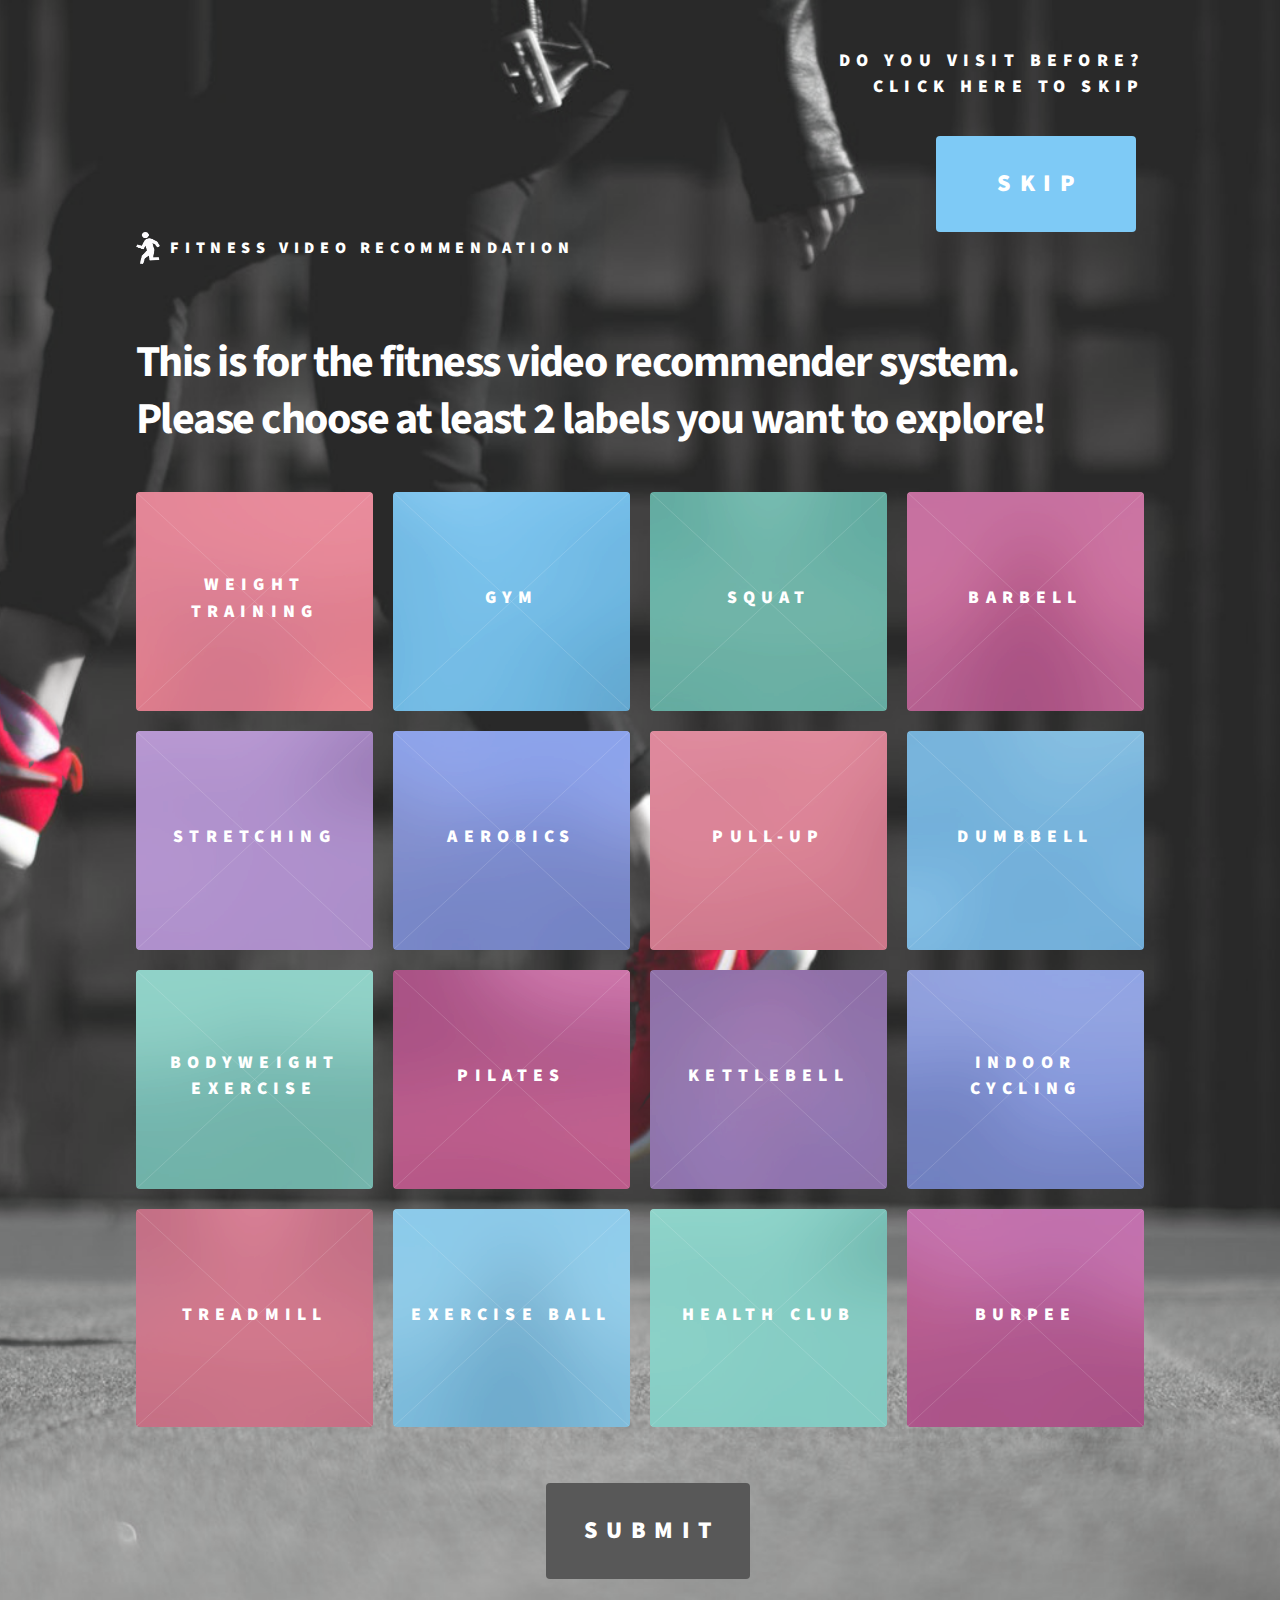
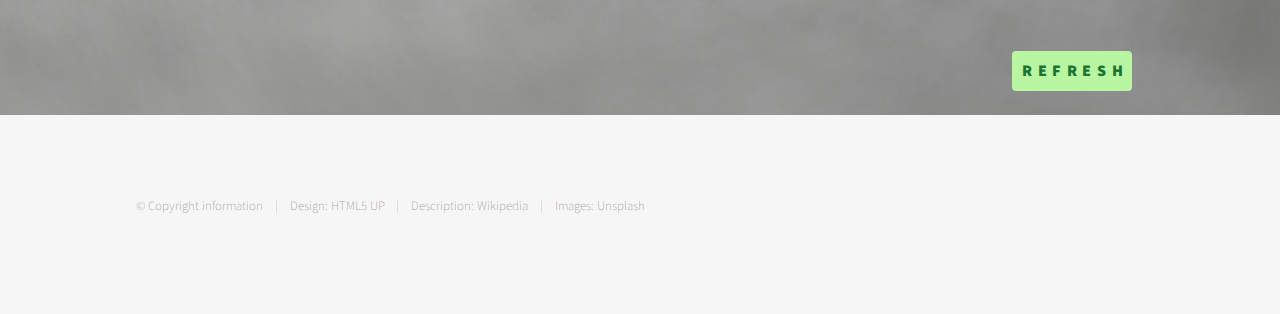
<file: FitnessRSWebsite/public/index.html>
<!DOCTYPE HTML>
<!--
	Phantom by HTML5 UP
	html5up.net | @ajlkn
	Free for personal and commercial use under the CCA 3.0 license (html5up.net/license)
-->
<html xmlns = "http://www.w3.org/1999/xhtml" lang = "en-GB" xml:lang = "en-GB">
	<head>
		<title>Fitness Video Recommendation</title>
		<meta charset="utf-8" />
		<meta name="viewport" content="width=device-width, initial-scale=1, user-scalable=no" />
		<link rel="stylesheet" href="css/main.css" />
		<noscript><link rel="stylesheet" href="css/noscript.css" /></noscript>
	</head>
	<body class="is-preload">
		<!-- Wrapper -->
			<div id="wrapper">

				<!-- Header -->
					<header id="header">
						<div class="inner">

							<section>
								<h2 align="right">Do you visit before?<br/> Click here to skip</h2>
								<form action="/prefer_videos" method="post">
									<ul class="actions">
										<li id = "continue"><button onclick="pickerstart()" class="primary continue" id="sendcont" name="continueMethod">SKIP</button></li>
									</ul>
								</form>
							</section>

							<!-- Logo -->
								<a href="index.html" class="logo">
									<span class="symbol"><img src="image/running.png" alt="" /></span><span class="title">Fitness Video Recommendation</span>
								</a>

						</div>
					</header>

				<!-- Main -->
					<div id="main">
						<canvas id='canvas'></canvas>
						<div class="inner">
							<header>
								<h1>This is for the fitness video recommender system.<br /> Please choose at least 2 labels you want to explore!<br /></h1>
							</header>
							<section class="tiles">
								<article class="style1">
									<span class="image">
										<img src="image/pic01.jpg" alt="" />
									</span>
									<a id = "b1">
										<h2>Weight Training</h2>
										<div class="content">
											<p>Weight training is a common type of strength training for developing the strength and size of skeletal muscles.</p>
										</div>
									</a>
								</article>
								<article class="style2">
									<span class="image">
										<img src="image/pic02.jpg" alt="" />
									</span>
									<a id = "b2">
										<h2>Gym</h2>
										<div class="content">
											<p>A gym, short for gymnasium, is an open air or covered location for gymnastics, athletics, and gymnastic services.</p>
										</div>
									</a>
								</article>
								<article class="style3">
									<span class="image">
										<img src="image/pic03.jpg" alt="" />
									</span>
									<a class="pref" id = "b3">
										<h2>Squat</h2>
										<div class="content">
											<p>In strength training and fitness, the squat is a compound, full body exercise that trains primarily the muscles of the thighs, hips and buttocks alike.</p>
										</div>
									</a>
								</article>
								<article class="style4">
									<span class="image">
										<img src="image/pic04.jpg" alt="" />
									</span>
									<a class="pref" id = "b4">
										<h2>Barbell</h2>
										<div class="content">
											<p>A barbell is a piece of exercise equipment consisting of a long bar, usually with weights attached at each end.</p>
										</div>
									</a>
								</article>
								<article class="style5">
									<span class="image">
										<img src="image/pic05.jpg" alt="" />
									</span>
									<a class="pref" id = "b5">
										<h2>Stretching</h2>
										<div class="content">
											<p>Stretching is an exercise in which a specific muscle or tendon is deliberately flexed or stretched.</p>
										</div>
									</a>
								</article>
								<article class="style6">
									<span class="image">
										<img src="image/pic06.jpg" alt="" />
									</span>
									<a class="pref" id = "b6">
										<h2>Aerobics</h2>
										<div class="content">
											<p>Aerobics is a form of exercise combining rhythmic aerobic exercise with stretching and strength training routines.</p>
										</div>
									</a>
								</article>
								<article class="style1">
									<span class="image">
										<img src="image/pic07.jpg" alt="" />
									</span>
									<a class="pref" id = "b7">
										<h2>Pull-up</h2>
										<div class="content">
											<p>A pull-up is an upper-body compound pulling exercise.</p>
										</div>
									</a>
								</article>
								<article class="style2">
									<span class="image">
										<img src="image/pic08.jpg" alt="" />
									</span>
									<a class="pref" id = "b8">
										<h2>Dumbbell</h2>
										<div class="content">
											<p>The dumbbell, a type of free weight, is a piece of equipment used in weight training.</p>
										</div>
									</a>
								</article>
								<article class="style3">
									<span class="image">
										<img src="image/pic09.jpg" alt="" />
									</span>
									<a class="pref" id = "b9">
										<h2>Bodyweight Exercise</h2>
										<div class="content">
											<p>Bodyweight exercises are strength training exercises that do not require free weights or machines.</p>
										</div>
									</a>
								</article>
								<article class="style4">
									<span class="image">
										<img src="image/pic10.jpg" alt="" />
									</span>
									<a class="pref" id = "b10">
										<h2>Pilates</h2>
										<div class="content">
											<p>Pilates is a physical fitness system developed in the early 20th century by Joseph Pilates.</p>
										</div>
									</a>
								</article>
								<article class="style5">
									<span class="image">
										<img src="image/pic11.jpg" alt="" />
									</span>
									<a class="pref" id = "b11">
										<h2>Kettlebell</h2>
										<div class="content">
											<p>The kettlebell or girya is a cast-iron or cast steel weight used to perform ballistic exercises.</p>
										</div>
									</a>
								</article>
								<article class="style6">
									<span class="image">
										<img src="image/pic12.jpg" alt="" />
									</span>
									<a class="pref" id = "b12">
										<h2>Indoor Cycling</h2>
										<div class="content">
											<p>Indoor cycling, so-called spinning, is a form of exercise using a special stationary bicycle with a weighted flywheel in a classroom setting.</p>
										</div>
									</a>
								</article>
								<article class="style1">
									<span class="image">
										<img src="image/pic03.jpg" alt="" />
									</span>
									<a class="pref" id = "b13">
										<h2>Treadmill</h2>
										<div class="content">
											<p>A treadmill is a device generally for walking or running while staying in the same place.</p>
										</div>
									</a>
								</article>
								<article class="style2">
									<span class="image">
										<img src="image/pic04.jpg" alt="" />
									</span>
									<a class="pref" id = "b14">
										<h2>Exercise Ball</h2>
										<div class="content">
											<p>An exercise ball, also known as a Swiss Ball, is a ball constructed of soft elastic filled with air.</p>
										</div>
									</a>
								</article>
								<article class="style3">
									<span class="image">
										<img src="image/pic05.jpg" alt="" />
									</span>
									<a class="pref" id = "b15">
										<h2>Health Club</h2>
										<div class="content">
											<p>A health club is a place which houses exercise equipment for the purpose of physical exercise.</p>
										</div>
									</a>
								</article>
								<article class="style4">
									<span class="image">
										<img src="image/pic06.jpg" alt="" />
									</span>
									<a class="pref" id = "b16">
										<h2>Burpee</h2>
										<div class="content">
											<p>The burpee, or squat thrust, is a full body exercise used in strength training and as an aerobic exercise.</p>
										</div>
									</a>
								</article>
							</section>
							<section>
								<br />
								<br />
								<ul class="actions">
									<li id = "submit"><button class="primary submit">SUBMIT</button></li>
								</ul>
							</section>
							<form action="" method="post">
								<ul class="actions">
									<li id = "refresh"><button onclick="sendRefresh()" class="primary refresh" id="sendref" name="refreshMethod">REFRESH</button></li>
								</ul>
							</form>
						</div>
					</div>

				<!-- Footer -->
					<footer id="footer">
						<div class="inner">
							<ul class="copyright">
								<li>&#169; Copyright information </li><li>Design: HTML5 UP</li><li>Description: Wikipedia</li><li>Images: Unsplash</li>
							</ul>
						</div>
					</footer>
			</div>

		<!-- Scripts -->
		<script src="js/picker_script.js"></script>
		<script src="js/jquery.min.js"></script>
		<script src="js/browser.min.js"></script>
		<script src="js/breakpoints.min.js"></script>
		<script src="js/util.js"></script>
		<script src="js/main.js"></script>

	</body>
</html>
</file>
<file: FitnessRSWebsite/public/css/noscript.css>
/*
	Phantom by HTML5 UP
	html5up.net | @ajlkn
	Free for personal and commercial use under the CCA 3.0 license (html5up.net/license)
*/

/* Tiles */

	body.is-preload .tiles article {
		-moz-transform: none;
		-webkit-transform: none;
		-ms-transform: none;
		transform: none;
		opacity: 1;
	}
</file>
<file: FitnessRSWebsite/public/css/main.css>
@import url(font-awesome.min.css);
@import url("https://fonts.googleapis.com/css?family=Source+Sans+Pro:300,700,900");

html, body, div, span, applet, object,
iframe, h1, h2, h3, h4, h5, h6, p, blockquote,
pre, a, abbr, acronym, address, big, cite,
code, del, dfn, em, img, ins, kbd, q, s, samp,
small, strike, strong, sub, sup, tt, var, b,
u, i, center, dl, dt, dd, ol, ul, li, fieldset,
form, label, legend, table, caption, tbody,
tfoot, thead, tr, th, td, article, aside,
canvas, details, embed, figure, figcaption,
footer, header, hgroup, menu, nav, output, ruby,
section, summary, time, mark, audio, video {
	margin: 0;
	padding: 0;
	border: 0;
	font-size: 100%;
	font: inherit;
	vertical-align: baseline;
}

span {
	color: #ffffff;
}

article, aside, details, figcaption, figure,
footer, header, hgroup, menu, nav, section {
	display: block;}

body {
	line-height: 1;
}

ol, ul {
	list-style: none;
}

blockquote, q {
	quotes: none;
}

blockquote:before, blockquote:after, q:before, q:after {
	content: '';
	content: none;
}

table {
	border-collapse: collapse;
	border-spacing: 0;
}

body {
	-webkit-text-size-adjust: none;
}

mark {
	background-color: transparent;
	color: inherit;
}

input::-moz-focus-inner {
	border: 0;
	padding: 0;
}

input, select, textarea {
	-moz-appearance: none;
	-webkit-appearance: none;
	-ms-appearance: none;
	appearance: none;
}

/* Basic */

@-ms-viewport {
	width: device-width;
}

body {
	-ms-overflow-style: scrollbar;
}

@media screen and (max-width: 480px) {

	html, body {
		min-width: 320px;
	}

}

html {
	box-sizing: border-box;
}

*, *:before, *:after {
	box-sizing: inherit;
}

body {
	position:relative;
	background: url("../image/listbackground.png") no-repeat center;
	background-size: cover;
	min-width: 100%;
	min-height: 100%;
}

body.is-preload *, body.is-preload *:before, body.is-preload *:after {
	-moz-animation: none !important;
	-webkit-animation: none !important;
	-ms-animation: none !important;
	animation: none !important;
	-moz-transition: none !important;
	-webkit-transition: none !important;
	-ms-transition: none !important;
	transition: none !important;
}

/* Type */

body, button, select, textarea {
	color: #585858;
	font-family: "Source Sans Pro", Helvetica, sans-serif;
	font-size: 16pt;
	font-weight: 300;
	line-height: 1.75;
}

@media screen and (max-width: 1680px) {

	body, button, select, textarea {
		font-size: 14pt;
	}

}

@media screen and (max-width: 1280px) {

	body, button, select, textarea {
		font-size: 12pt;
	}

}

a {
	-moz-transition: border-bottom-color 0.2s ease, color 0.2s ease;
	-webkit-transition: border-bottom-color 0.2s ease, color 0.2s ease;
	-ms-transition: border-bottom-color 0.2s ease, color 0.2s ease;
	transition: border-bottom-color 0.2s ease, color 0.2s ease;
	text-decoration: none;
	color: #585858;
	border-bottom: dotted 1px rgba(88, 88, 88, 0.5);
}

a:hover {
	border-bottom-color: transparent;
	color: #f2849e !important;
}

strong, b {
	font-weight: 900;
}

em, i {
	font-style: italic;
}

p {
	margin: 0 0 2em 0;
}

h1 {
	font-size: 2.75em;
	font-weight: 700;
	line-height: 1.3;
	margin: 0 0 1em 0;
	letter-spacing: -0.035em;
	color: #ffffff;
}

h1 a {
	color: inherit;
}

@media screen and (max-width: 736px) {

	h1 {
		font-size: 2em;
		margin: 0 0 1em 0;
	}

}

@media screen and (max-width: 360px) {

	h1 {
		font-size: 1.75em;
	}

}

h2, h3, h4, h5, h6 {
	color: #ffffff;
	font-weight: 900;
	line-height: 1.5;
	margin: 0 0 2em 0;
	text-transform: uppercase;
	letter-spacing: 0.35em;
}

h2 a, h3 a, h4 a, h5 a, h6 a {
	color: inherit;
}

h2 {
	font-size: 1.1em;
}

h3 {
	font-size: 1em;
}

h4 {
	font-size: 0.8em;
}

h5 {
	font-size: 0.8em;
}

h6 {
	font-size: 0.8em;
}

@media screen and (max-width: 980px) {

	h1 br, h2 br, h3 br, h4 br, h5 br, h6 br {
		display: none;
	}

}

@media screen and (max-width: 736px) {

	h2 {
		font-size: 1em;
	}

	h3 {
		font-size: 0.8em;
	}

}

.align-left {
	text-align: left;
}

.align-center {
	text-align: center;
}

.align-right {
	text-align: right;
}


/* Section/Article */

section.special, article.special {
	text-align: center;
}

header p {
	margin-top: -1em;
}

@media screen and (max-width: 736px) {

	header p {
		margin-top: 0;
	}

}

/* Actions */

ul.actions {
	display: -moz-flex;
	display: -webkit-flex;
	display: -ms-flex;
	display: flex;
	cursor: default;
	list-style: none;
	margin-left: -1em;
	padding-left: 0;
}

ul.actions li {
	padding: 0 0 0 1em;
	vertical-align: middle;
}

@media screen and (max-width: 480px) {

	ul.actions:not(.fixed) {
		-moz-flex-direction: column;
		-webkit-flex-direction: column;
		-ms-flex-direction: column;
		flex-direction: column;
		margin-left: 0;
		width: 100% !important;
	}

	ul.actions:not(.fixed) li {
		-moz-flex-grow: 1;
		-webkit-flex-grow: 1;
		-ms-flex-grow: 1;
		flex-grow: 1;
		-moz-flex-shrink: 1;
		-webkit-flex-shrink: 1;
		-ms-flex-shrink: 1;
		flex-shrink: 1;
		padding: 1em 0 0 0;
		text-align: center;
		width: 100%;
	}

	ul.actions:not(.fixed) li > * {
		width: 200%;
	}

	ul.actions:not(.fixed) li:first-child {
		padding-top: 0;
	}

	ul.actions:not(.fixed) li button,
	ul.actions:not(.fixed) li .button {
		width: 200%;
	}

	ul.actions:not(.fixed) li button.icon:before,
	ul.actions:not(.fixed) li .button.icon:before {
		margin-left: -0.5rem;
	}

}

/* Image */

.image {
	border-radius: 4px;
	border: 0;
	display: inline-block;
	position: relative;
}

.image img {
	border-radius: 4px;
	display: block;
}

.image.left, .image.right {
	max-width: 40%;
}

.image.left img, .image.right img {
	width: 100%;
}

.image.left {
	float: left;
	padding: 0 1.5em 1em 0;
	top: 0.25em;
}

.image.right {
	float: right;
	padding: 0 0 1em 1.5em;
	top: 0.25em;
}

.image.fit {
	display: block;
	margin: 0 0 2em 0;
	width: 100%;
}

.image.fit img {
	width: 100%;
}

.image.main {
	display: block;
	margin: 0 0 3em 0;
	width: 100%;
}

.image.main img {
	width: 100%;
}

@media screen and (max-width: 736px) {

	.image.main {
		margin: 0 0 2em 0;
	}

}

/* Button */

button,
.button {
	-moz-appearance: none;
	-webkit-appearance: none;
	-ms-appearance: none;
	appearance: none;
	-moz-transition: background-color 0.2s ease-in-out, color 0.2s ease-in-out, box-shadow 0.2s ease-in-out;
	-webkit-transition: background-color 0.2s ease-in-out, color 0.2s ease-in-out, box-shadow 0.2s ease-in-out;
	-ms-transition: background-color 0.2s ease-in-out, color 0.2s ease-in-out, box-shadow 0.2s ease-in-out;
	transition: background-color 0.2s ease-in-out, color 0.2s ease-in-out, box-shadow 0.2s ease-in-out;
	background-color: transparent;
	border-radius: 4px;
	border: 0;
	box-shadow: inset 0 0 0 2px #585858;
	color: #585858 !important;
	cursor: pointer;
	display: inline-block;
	font-size: 1.5em;
	font-weight: 900;
	height: 4em;
	letter-spacing: 0.35em;
	position: relative;
	left: 200%;
	overflow: hidden;
	padding: 0 1.25em 0 1.6em;
	text-align: center;
	text-decoration: none;
	text-overflow: ellipsis;
	text-transform: uppercase;
	white-space: nowrap;
}

button:hover,
.button:hover {
	color: #f2849e !important;
	box-shadow: inset 0 0 0 2px #f2849e;
}

button.primary,
.button.primary {
	box-shadow: none;
	background-color: #585858;
	color: #ffffff !important;
}

li.continue, button.primary.continue {
	box-shadow: none;
	background-color: #7ecaf6;
	color: #ffffff !important;
	width: 200px;
	left: 400%;
}

li.refresh, button.primary.refresh {
	box-shadow: none;
	background-color: #b8f6a2;
	color: #1c7430 !important;
	padding: 0 0 0 0.4em;
	font-size: 1em;
	width: 120px;
	height: 40px;
	left: 730%;
	top: 180%;
}

button.primary:hover,
.button.primary:hover {
	background-color: #f2849e;
}

button.primary.refresh:hover {
	background-color: #7ecaf6;
}

button.disabled,
button:disabled,
.button.disabled,
.button:disabled {
	pointer-events: none;
	opacity: 0.25;
}

/* Tiles */

.tiles {
	display: -moz-flex;
	display: -webkit-flex;
	display: -ms-flex;
	display: flex;
	-moz-flex-wrap: wrap;
	-webkit-flex-wrap: wrap;
	-ms-flex-wrap: wrap;
	flex-wrap: wrap;
	postiion: relative;
	margin: -2.5em 0 0 -2.5em;
}

.tiles article {
	-moz-transition: -moz-transform 0.5s ease, opacity 0.5s ease;
	-webkit-transition: -webkit-transform 0.5s ease, opacity 0.5s ease;
	-ms-transition: -ms-transform 0.5s ease, opacity 0.5s ease;
	transition: transform 0.5s ease, opacity 0.5s ease;
	position: relative;
	width: calc(33.3333333333% - 2.5em);
	margin: 2.5em 0 0 2.5em;
}

.tiles article > .image {
	-moz-transition: -moz-transform 0.5s ease;
	-webkit-transition: -webkit-transform 0.5s ease;
	-ms-transition: -ms-transform 0.5s ease;
	transition: transform 0.5s ease;
	position: relative;
	display: block;
	width: 100%;
	border-radius: 4px;
	overflow: hidden;
}

.tiles article > .image img {
	display: block;
	width: 100%;
}

.tiles article > .image:before {
	pointer-events: none;
	-moz-transition: background-color 0.5s ease, opacity 0.5s ease;
	-webkit-transition: background-color 0.5s ease, opacity 0.5s ease;
	-ms-transition: background-color 0.5s ease, opacity 0.5s ease;
	transition: background-color 0.5s ease, opacity 0.5s ease;
	content: '';
	display: block;
	position: absolute;
	top: 0;
	left: 0;
	width: 100%;
	height: 100%;
	opacity: 1.0;
	z-index: 1;
	opacity: 0.8;
}

.tiles article > .image:after {
	pointer-events: none;
	-moz-transition: opacity 0.5s ease;
	-webkit-transition: opacity 0.5s ease;
	-ms-transition: opacity 0.5s ease;
	transition: opacity 0.5s ease;
	content: '';
	display: block;
	position: absolute;
	top: 0;
	left: 0;
	width: 100%;
	height: 100%;
	background-image: url("data:image/svg+xml;charset=utf8,%3Csvg xmlns='http://www.w3.org/2000/svg' width='100' height='100' viewBox='0 0 100 100' preserveAspectRatio='none'%3E%3Cstyle%3Eline %7B stroke-width: 0.25px%3B stroke: %23ffffff%3B %7D%3C/style%3E%3Cline x1='0' y1='0' x2='100' y2='100' /%3E%3Cline x1='100' y1='0' x2='0' y2='100' /%3E%3C/svg%3E");
	background-position: center;
	background-repeat: no-repeat;
	background-size: 100% 100%;
	opacity: 0.25;
	z-index: 2;
}

.tiles article > a {
	display: -moz-flex;
	display: -webkit-flex;
	display: -ms-flex;
	display: flex;
	-moz-flex-direction: column;
	-webkit-flex-direction: column;
	-ms-flex-direction: column;
	flex-direction: column;
	-moz-align-items: center;
	-webkit-align-items: center;
	-ms-align-items: center;
	align-items: center;
	-moz-justify-content: center;
	-webkit-justify-content: center;
	-ms-justify-content: center;
	justify-content: center;
	-moz-transition: background-color 0.5s ease, -moz-transform 0.5s ease;
	-webkit-transition: background-color 0.5s ease, -webkit-transform 0.5s ease;
	-ms-transition: background-color 0.5s ease, -ms-transform 0.5s ease;
	transition: background-color 0.5s ease, transform 0.5s ease;
	position: absolute;
	top: 0;
	left: 0;
	width: 100%;
	height: 100%;
	padding: 1em;
	border-radius: 4px;
	border-bottom: 0;
	color: #ffffff;
	text-align: center;
	text-decoration: none;
	z-index: 3;
}

.tiles article > a > :last-child {
	margin: 0;
}

.tiles article > a:hover {
	color: #ffffff !important;
}

.tiles article > a h2 {
	margin: 0;
}

.tiles article > a .content {
	-moz-transition: max-height 0.5s ease, opacity 0.5s ease;
	-webkit-transition: max-height 0.5s ease, opacity 0.5s ease;
	-ms-transition: max-height 0.5s ease, opacity 0.5s ease;
	transition: max-height 0.5s ease, opacity 0.5s ease;
	width: 100%;
	max-height: 0;
	line-height: 1.5;
	margin-top: 0.35em;
	opacity: 0;
}

.tiles article > a .content > :last-child {
	margin-bottom: 0;
}

.tiles article.style1 > .image:before {
	background-color: #f2849e;
}

.tiles article.style2 > .image:before {
	background-color: #7ecaf6;
}

.tiles article.style3 > .image:before {
	background-color: #7bd0c1;
}

.tiles article.style4 > .image:before {
	background-color: #c75b9b;
}

.tiles article.style5 > .image:before {
	background-color: #ae85ca;
}

.tiles article.style6 > .image:before {
	background-color: #8499e7;
}

body:not(.is-touch) .tiles article:hover > .image {
	-moz-transform: scale(1.1);
	-webkit-transform: scale(1.1);
	-ms-transform: scale(1.1);
	transform: scale(1.1);
}

body:not(.is-touch) .tiles article:hover > .image:before {
	background-color: #333333;
	opacity: 0.35;
}

body:not(.is-touch) .tiles article:hover > .image:after {
	opacity: 0;
}

body:not(.is-touch) .tiles article:hover .content {
	max-height: 15em;
	opacity: 1;
}

* + .tiles {
	margin-top: 2em;
}

body.is-preload .tiles article {
	-moz-transform: scale(0.9);
	-webkit-transform: scale(0.9);
	-ms-transform: scale(0.9);
	transform: scale(0.9);
	opacity: 0;
}

body.is-touch .tiles article .content {
	max-height: 15em;
	opacity: 1;
}

@media screen and (max-width: 1280px) {

	.tiles {
		margin: -1.25em 0 0 -1.25em;
	}

	.tiles article {
		width: calc(25% - 1.25em);
		margin: 1.25em 0 0 1.25em;
	}

}

@media screen and (max-width: 980px) {

	.tiles {
		margin: -2.5em 0 0 -2.5em;
	}

	.tiles article {
		width: calc(50% - 2.5em);
		margin: 2.5em 0 0 2.5em;
	}

}

@media screen and (max-width: 736px) {

	.tiles {
		margin: -1.25em 0 0 -1.25em;
	}

	.tiles article {
		width: calc(50% - 1.25em);
		margin: 1.25em 0 0 1.25em;
	}

	.tiles article:hover > .image {
		-moz-transform: scale(1.0);
		-webkit-transform: scale(1.0);
		-ms-transform: scale(1.0);
		transform: scale(1.0);
	}

}

@media screen and (max-width: 480px) {

	.tiles {
		margin: 0;
	}

	.tiles article {
		width: 100%;
		margin: 1.25em 0 0 0;
	}

}

/* Header */

#header {
	padding: 3em 0 0.1em 0 ;
}

#header .logo {
	display: block;
	border-bottom: 0;
	color: inherit;
	font-weight: 900;
	letter-spacing: 0.35em;
	margin: 0 0 2.5em 0;
	text-decoration: none;
	text-transform: uppercase;
	display: inline-block;
}

#header .logo > * {
	display: inline-block;
	vertical-align: middle;
}

#header .logo .symbol {
	margin-right: 0.65em;
}

#header .logo .symbol img {
	display: block;
	width: 1.5em;
	height: 2em;
}


@media screen and (max-width: 736px) {

	#header {
		padding: 4em 0 0.1em 0 ;
	}

}

/* Menu */

#wrapper {
	-moz-transition: opacity 0.45s ease;
	-webkit-transition: opacity 0.45s ease;
	-ms-transition: opacity 0.45s ease;
	transition: opacity 0.45s ease;
	opacity: 1;
}


/* Main */

#main {
	padding: 0em 0 6em 0 ;
}

@media screen and (max-width: 736px) {

	#main {
		padding: 0em 0 4em 0 ;
	}

}
/* Footer */

#footer {
	padding: 5em 0 6em 0 ;
	background-color: #f6f6f6;
}

#footer > .inner {
	display: -moz-flex;
	display: -webkit-flex;
	display: -ms-flex;
	display: flex;
	-moz-flex-wrap: wrap;
	-webkit-flex-wrap: wrap;
	-ms-flex-wrap: wrap;
	flex-wrap: wrap;
	-moz-flex-direction: row;
	-webkit-flex-direction: row;
	-ms-flex-direction: row;
	flex-direction: row;
}


#footer > .inner .copyright {
	width: 100%;
	padding: 0;
	list-style: none;
	font-size: 0.8em;
	color: rgba(88, 88, 88, 0.5);
}

#footer > .inner .copyright a {
	color: inherit;
}

#footer > .inner .copyright li {
	display: inline-block;
	border-left: solid 1px rgba(88, 88, 88, 0.15);
	line-height: 1;
	padding: 0 0 0 1em;
	margin: 0 0 0 1em;
}

#footer > .inner .copyright li:first-child {
	border-left: 0;
	padding-left: 0;
	margin-left: 0;
}


@media screen and (max-width: 736px) {

	#footer > .inner .copyright {
		margin-top: 3em;
	}

}

/* Wrapper */

#wrapper > * > .inner {
	width: 100%;
	max-width: 68em;
	margin: 0 auto;
	padding: 0 2.5em;
}
</file>
